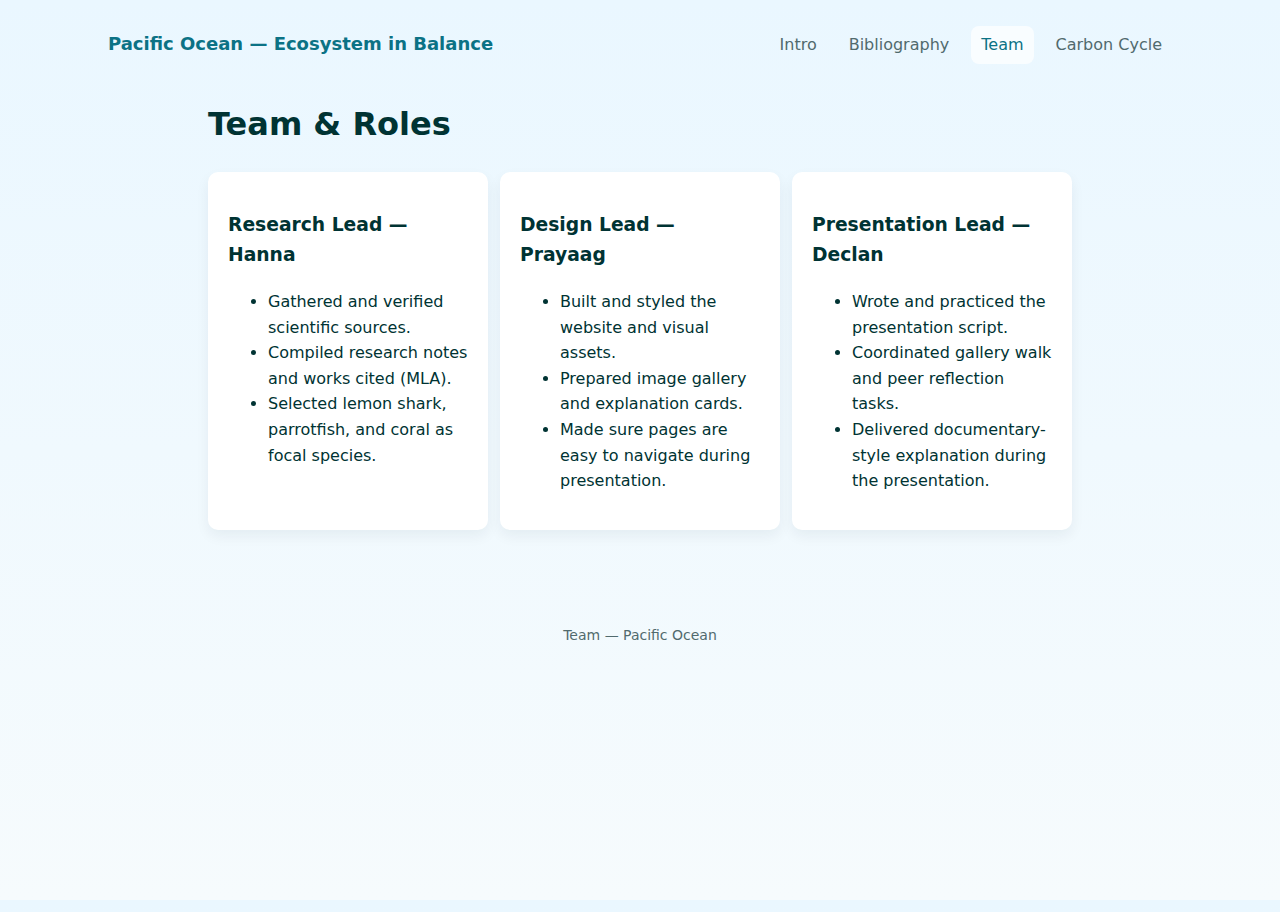
<file: about.html>
<!doctype html>
<html lang="en">
<head>
  <meta charset="utf-8" />
  <meta name="viewport" content="width=device-width,initial-scale=1" />
  <title>Team — Pacific Ocean</title>
  <link rel="stylesheet" href="styles.css">
</head>
<body>
  <header class="site-header">
    <div class="brand"><a href="index.html">Pacific Ocean — Ecosystem in Balance</a></div>
    <nav class="main-nav" id="mainNav" aria-label="Main navigation">
      <a href="index.html">Intro</a>
      <a href="resources.html">Bibliography</a>
      <a href="about.html" class="active">Team</a>
      <a href="carbon.html">Carbon Cycle</a>
    </nav>
    <button id="navToggle" aria-controls="mainNav" aria-expanded="false" class="nav-toggle">☰</button>
  </header>

  <main class="page-content narrow">
    <h1>Team & Roles</h1>
    <div class="roles-wrap">
      <div class="role-card card">
        <h3>Research Lead — Hanna</h3>
        <ul>
          <li>Gathered and verified scientific sources.</li>
          <li>Compiled research notes and works cited (MLA).</li>
          <li>Selected lemon shark, parrotfish, and coral as focal species.</li>
        </ul>
      </div>

      <div class="role-card card">
        <h3>Design Lead — Prayaag</h3>
        <ul>
          <li>Built and styled the website and visual assets.</li>
          <li>Prepared image gallery and explanation cards.</li>
          <li>Made sure pages are easy to navigate during presentation.</li>
        </ul>
      </div>

      <div class="role-card card">
        <h3>Presentation Lead — Declan</h3>
        <ul>
          <li>Wrote and practiced the presentation script.</li>
          <li>Coordinated gallery walk and peer reflection tasks.</li>
          <li>Delivered documentary-style explanation during the presentation.</li>
        </ul>
      </div>
    </div>
  </main>

  <footer class="site-footer">
    <p>Team — Pacific Ocean</p>
  </footer>

  <script src="script.js"></script>
</body>
</html>
</file>
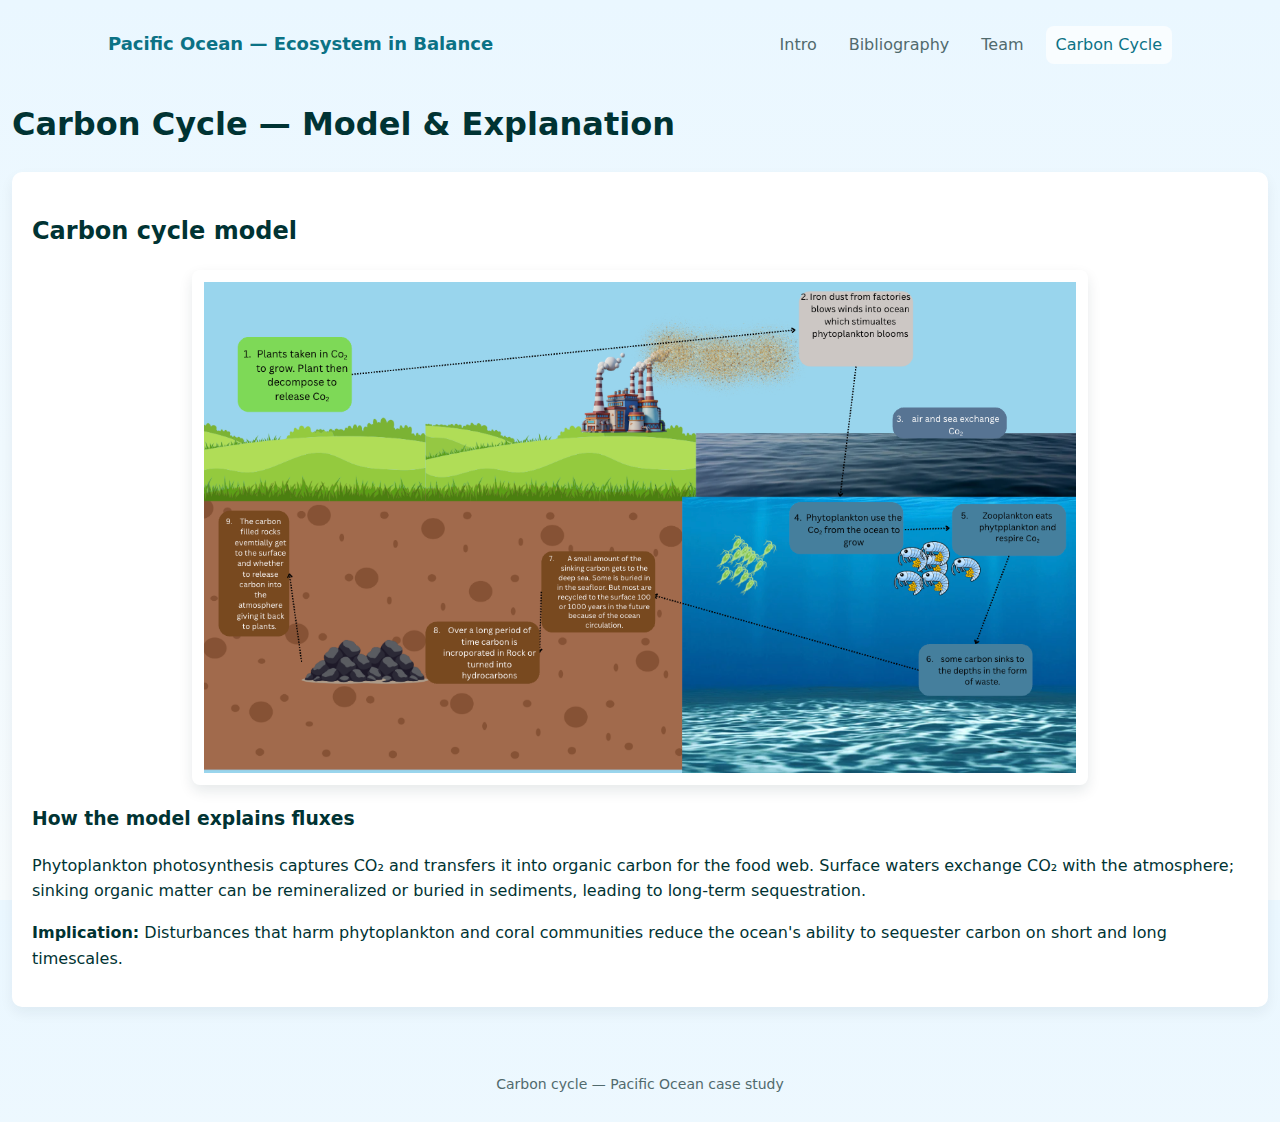
<file: carbon.html>
<!doctype html>
<html lang="en">
<head>
  <meta charset="utf-8" />
  <meta name="viewport" content="width=device-width,initial-scale=1" />
  <title>Carbon Cycle — Pacific Ocean</title>
  <link rel="stylesheet" href="styles.css">
  <style>
  /* Carbon cycle image at ~70% of viewport width */
  .figure-img {
    width: 70vw;           /* 70% of viewport width */
    max-width: 1200px;     /* optional cap so it doesn’t get too huge on large screens */
    height: auto;
    display: block;
    margin: 0 auto;        /* center horizontally */
    border-radius: 8px;
    background: white;
    padding: 12px;
    box-shadow: 0 6px 14px rgba(5,40,50,0.1);
  }

  main.page-content {
    padding: 0 12px;       /* keep some small side padding */
    max-width: 100%;       /* allow content to stretch */
  }

  @media (max-width:980px){
    .figure-img {
      width: 95vw;          /* nearly full width on small screens */
    }
  }
  </style>
</head>
<body>
  <header class="site-header">
    <div class="brand"><a href="index.html">Pacific Ocean — Ecosystem in Balance</a></div>
    <nav class="main-nav" id="mainNav" aria-label="Main navigation">
      <a href="index.html">Intro</a>
      <a href="resources.html">Bibliography</a>
      <a href="about.html">Team</a>
      <a href="carbon.html" class="active">Carbon Cycle</a>
    </nav>
    <button id="navToggle" aria-controls="mainNav" aria-expanded="false" class="nav-toggle">☰</button>
  </header>

  <!-- Removed 'narrow' class so image can expand -->
  <main class="page-content">
    <h1>Carbon Cycle — Model & Explanation</h1>

    <section class="card">
      <h2>Carbon cycle model</h2>

      <figure class="figure">
        <img src="carboncycle.png" alt="Carbon cycle model image" class="figure-img">
      </figure>

      <h3>How the model explains fluxes</h3>
      <p>
        Phytoplankton photosynthesis captures CO₂ and transfers it into organic carbon for the food web. Surface waters exchange CO₂ with the atmosphere; sinking organic matter can be remineralized or buried in sediments, leading to long-term sequestration.
      </p>

      <p><strong>Implication:</strong> Disturbances that harm phytoplankton and coral communities reduce the ocean's ability to sequester carbon on short and long timescales.</p>
    </section>
  </main>

  <footer class="site-footer">
    <p>Carbon cycle — Pacific Ocean case study</p>
  </footer>

  <script src="script.js"></script>
</body>
</html>
</file>
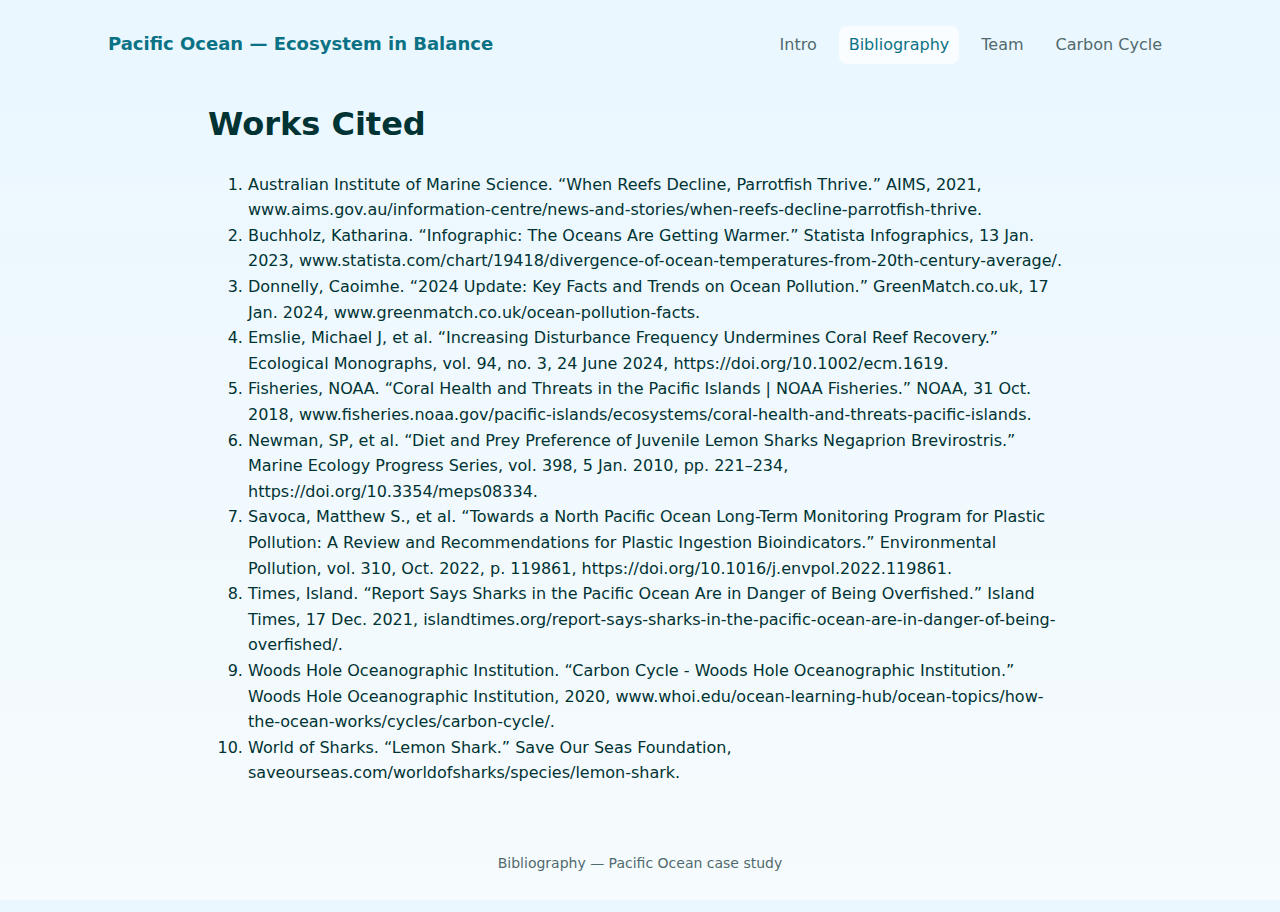
<file: resources.html>
<!doctype html>
<html lang="en">
<head>
  <meta charset="utf-8" />
  <meta name="viewport" content="width=device-width,initial-scale=1" />
  <title>Bibliography — Pacific Ocean</title>
  <link rel="stylesheet" href="styles.css">
</head>
<body>
  <header class="site-header">
    <div class="brand"><a href="index.html">Pacific Ocean — Ecosystem in Balance</a></div>
    <nav class="main-nav" id="mainNav" aria-label="Main navigation">
      <a href="index.html">Intro</a>
      <a href="resources.html" class="active">Bibliography</a>
      <a href="about.html">Team</a>
      <a href="carbon.html">Carbon Cycle</a>
    </nav>
    <button id="navToggle" aria-controls="mainNav" aria-expanded="false" class="nav-toggle">☰</button>
  </header>

  <main class="page-content narrow">
    <h1>Works Cited</h1>
    <ol class="bib-list">
      <li>Australian Institute of Marine Science. “When Reefs Decline, Parrotfish Thrive.” AIMS, 2021, www.aims.gov.au/information-centre/news-and-stories/when-reefs-decline-parrotfish-thrive.</li>
      <li>Buchholz, Katharina. “Infographic: The Oceans Are Getting Warmer.” Statista Infographics, 13 Jan. 2023, www.statista.com/chart/19418/divergence-of-ocean-temperatures-from-20th-century-average/.</li>
      <li>Donnelly, Caoimhe. “2024 Update: Key Facts and Trends on Ocean Pollution.” GreenMatch.co.uk, 17 Jan. 2024, www.greenmatch.co.uk/ocean-pollution-facts.</li>
      <li>Emslie, Michael J, et al. “Increasing Disturbance Frequency Undermines Coral Reef Recovery.” Ecological Monographs, vol. 94, no. 3, 24 June 2024, https://doi.org/10.1002/ecm.1619.</li>
      <li>Fisheries, NOAA. “Coral Health and Threats in the Pacific Islands | NOAA Fisheries.” NOAA, 31 Oct. 2018, www.fisheries.noaa.gov/pacific-islands/ecosystems/coral-health-and-threats-pacific-islands.</li>
      <li>Newman, SP, et al. “Diet and Prey Preference of Juvenile Lemon Sharks Negaprion Brevirostris.” Marine Ecology Progress Series, vol. 398, 5 Jan. 2010, pp. 221–234, https://doi.org/10.3354/meps08334.</li>
      <li>Savoca, Matthew S., et al. “Towards a North Pacific Ocean Long-Term Monitoring Program for Plastic Pollution: A Review and Recommendations for Plastic Ingestion Bioindicators.” Environmental Pollution, vol. 310, Oct. 2022, p. 119861, https://doi.org/10.1016/j.envpol.2022.119861.</li>
      <li>Times, Island. “Report Says Sharks in the Pacific Ocean Are in Danger of Being Overfished.” Island Times, 17 Dec. 2021, islandtimes.org/report-says-sharks-in-the-pacific-ocean-are-in-danger-of-being-overfished/.</li>
      <li>Woods Hole Oceanographic Institution. “Carbon Cycle - Woods Hole Oceanographic Institution.” Woods Hole Oceanographic Institution, 2020, www.whoi.edu/ocean-learning-hub/ocean-topics/how-the-ocean-works/cycles/carbon-cycle/.</li>
      <li>World of Sharks. “Lemon Shark.” Save Our Seas Foundation, saveourseas.com/worldofsharks/species/lemon-shark.</li>
    </ol>
  </main>

  <footer class="site-footer">
    <p>Bibliography — Pacific Ocean case study</p>
  </footer>

  <script src="script.js"></script>
</body>
</html>
</file>
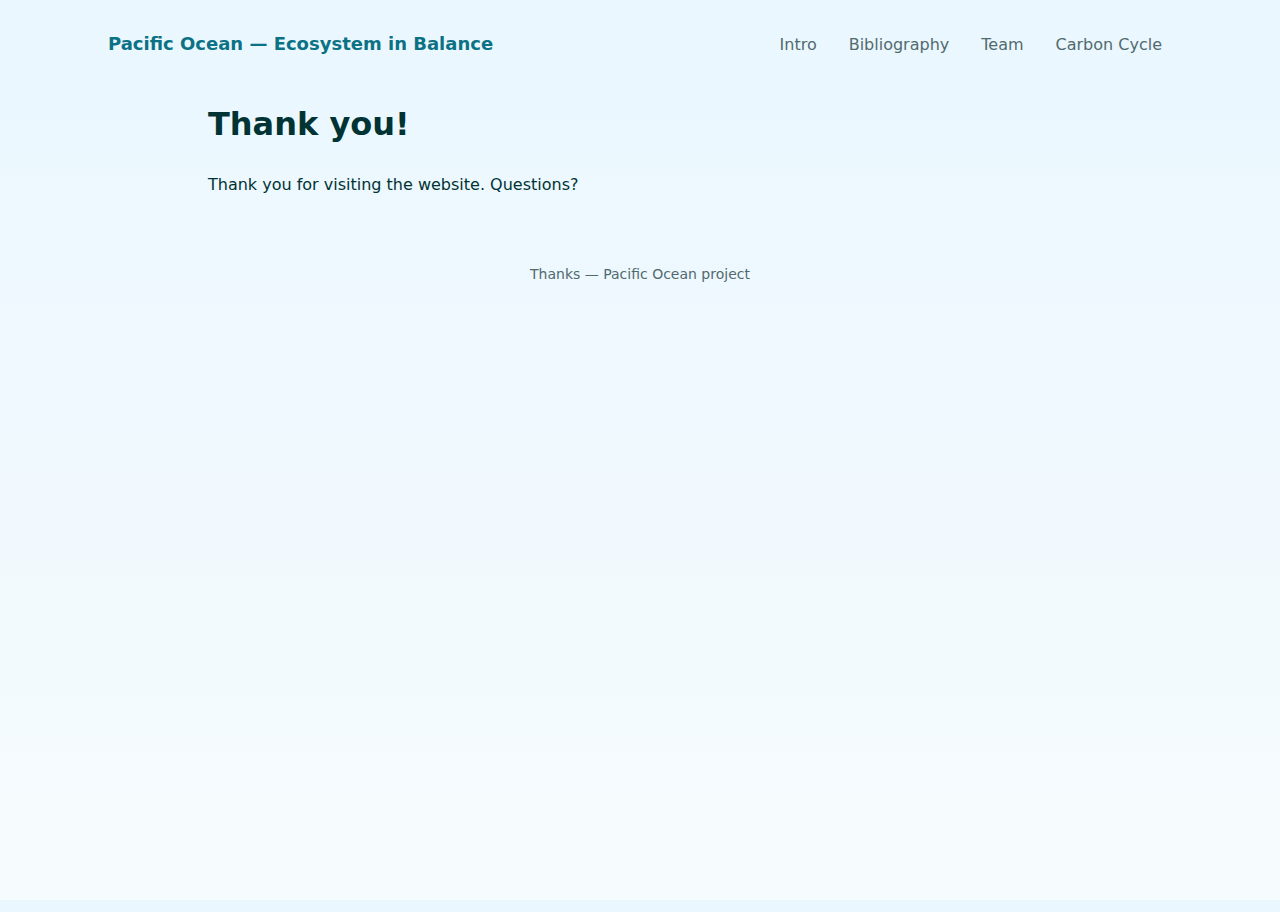
<file: thanks.html>
<!doctype html>
<html lang="en">
<head>
  <meta charset="utf-8" />
  <meta name="viewport" content="width=device-width,initial-scale=1" />
  <title>Thank You — Pacific Ocean</title>
  <link rel="stylesheet" href="styles.css">
</head>
<body>
  <header class="site-header">
    <div class="brand"><a href="index.html">Pacific Ocean — Ecosystem in Balance</a></div>
    <nav class="main-nav" id="mainNav" aria-label="Main navigation">
      <a href="index.html">Intro</a>
      <a href="resources.html">Bibliography</a>
      <a href="about.html">Team</a>
      <a href="carbon.html">Carbon Cycle</a>
    </nav>
    <button id="navToggle" aria-controls="mainNav" aria-expanded="false" class="nav-toggle">☰</button>
  </header>

  <main class="page-content narrow">
    <h1>Thank you!</h1>
    <p>Thank you for visiting the website. Questions?</p>
  </main>

  <footer class="site-footer">
    <p>Thanks — Pacific Ocean project</p>
  </footer>

  <script src="script.js"></script>
</body>
</html>
</file>
<file: styles.css>
:root{
  --accent:#0b7285;
  --bg:#f6fbfd;
  --muted:#516a6d;
  --card-bg: #ffffff;
  --text: #033;
  --radius: 10px;
  --maxwidth: 1100px;
  font-family: Inter, system-ui, -apple-system, "Segoe UI", Roboto, Arial, sans-serif;
  -webkit-font-smoothing:antialiased;
  -moz-osx-font-smoothing:grayscale;
}

*{box-sizing:border-box}
html,body{height:100%}
body{
  margin:0;
  background: linear-gradient(180deg,#eaf7ff,#f6fbfd);
  color:var(--text);
  line-height:1.6;
  font-size:16px;
}

a{color:var(--accent); text-decoration:none}
a.btn{display:inline-block}

.site-header{
  display:flex;
  align-items:center;
  justify-content:space-between;
  padding:14px 18px;
  max-width:var(--maxwidth);
  margin:12px auto;
}
.brand a{ font-weight:700; color:var(--accent); font-size:18px; }
.main-nav{ display:flex; gap:12px; align-items:center; }
.main-nav a{
  text-decoration:none;
  color:var(--muted);
  padding:6px 10px;
  border-radius:8px;
  transition:all .18s ease;
}
.main-nav a.active, .main-nav a:hover{ color:var(--accent); background:rgba(255,255,255,0.7); }

.nav-toggle{ display:none; background:transparent; border:0; font-size:20px; color:var(--accent); }

.page-content{ max-width:var(--maxwidth); margin:12px auto; padding:0 18px; }
.narrow{ max-width:900px; margin:12px auto; }

.quick-links{ margin:18px 0; display:flex; gap:12px; flex-wrap:wrap; }
.btn{
  background:var(--accent);
  color:white;
  padding:8px 12px;
  border-radius:8px;
  display:inline-block;
  font-weight:600;
}
.btn-outline{
  background:transparent;
  border:2px solid var(--accent);
  color:var(--accent);
  padding:6px 10px;
  border-radius:8px;
  display:inline-block;
  font-weight:600;
}

.card{
  background:var(--card-bg);
  padding:20px;
  border-radius:var(--radius);
  box-shadow:0 6px 14px rgba(5,40,50,0.06);
  margin-bottom:28px; /* increased spacing between cards */
}

.section-card{
  padding:22px;
  margin-top:18px;
  margin-bottom:36px; /* extra space between sections */
}

.section-card h2{ margin-top:0; }
.figure{ margin:18px 0; text-align:center; }
.figure-img{ width:100%; max-width:880px; border-radius:8px; display:block; margin:0 auto; }
.figure-cap{ font-size:13px; color:var(--muted); margin-top:6px; text-align:center; }

.roles-wrap{ display:flex; gap:12px; flex-wrap:wrap; }
.role-card{ flex:1; min-width:220px; }

.controls-grid{ display:grid; grid-template-columns:repeat(3,1fr); gap:10px; margin:12px 0; }
.control-card{ background:white; padding:12px; border-radius:8px; }

.sim-row{ display:flex; gap:12px; align-items:flex-start; flex-wrap:wrap; }
.chart-card{ flex:1 1 520px; background:white; padding:12px; border-radius:8px; }
.info-card{ width:300px; min-width:220px; background:white; padding:12px; border-radius:8px; }
.sim-card .chart-card{ min-width:300px }

.controls-grid .control{ display:flex; flex-direction:column; gap:8px; }
.controls-grid input[type=range]{ width:100%; }

.info-card p, .info-card .btn-row{ margin:8px 0; }

.btn-row{ display:flex; gap:8px; }

.site-footer{ max-width:var(--maxwidth); margin:40px auto; padding:12px; color:var(--muted); text-align:center; font-size:14px; }

@media (max-width:980px){
  .main-nav{ display:none; position:fixed; right:12px; top:70px; flex-direction:column; background:white; padding:10px; border-radius:10px; box-shadow:0 8px 30px rgba(5,40,50,0.08); }
  .nav-toggle{ display:block; }
  .controls-grid{ grid-template-columns:1fr; }
  .roles-wrap{ flex-direction:column; }
  .sim-row{ flex-direction:column; }
  .figure-img{ height:auto; }
}
</file>
